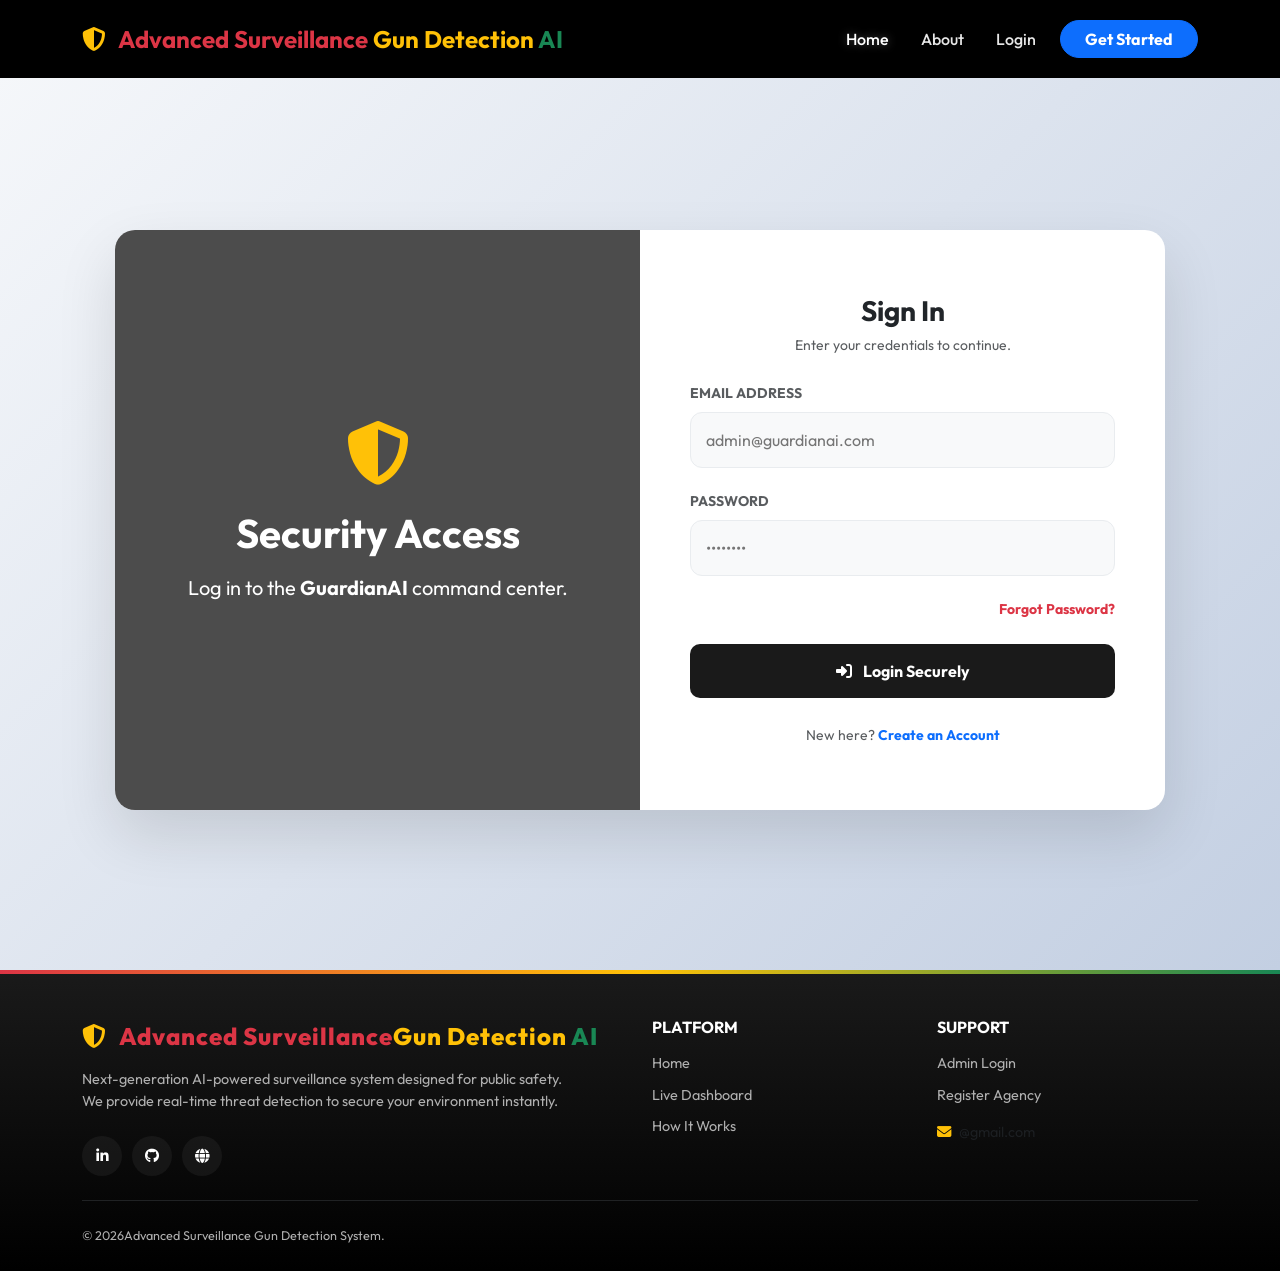
<file: frontend/login.html>
<!DOCTYPE html>
<html lang="en">
<head>
    <meta charset="UTF-8">
    <title>Login | GuardianAI</title>
    <link href="https://cdn.jsdelivr.net/npm/bootstrap@5.3.0/dist/css/bootstrap.min.css" rel="stylesheet">
    <link href="https://cdnjs.cloudflare.com/ajax/libs/font-awesome/6.4.0/css/all.min.css" rel="stylesheet">
    <link rel="stylesheet" href="css/style.css">
</head>
<body class="d-flex flex-column min-vh-100" style="padding-top: 70px;">

    <div id="navbar-container" style="position: relative; z-index: 2000 !important;"></div>

    <div class="auth-container">
        <div class="auth-card">
            <div class="auth-image" style="background-image: url('https://wallup.net/wp-content/uploads/2018/10/05/908908-gun-weapon-guns-weapons-rifle-military-machine-assault-police-swat.jpg');">
                <div class="auth-text">
                    <i class="fa-solid fa-shield-halved mb-4 text-warning" style="font-size: 4rem;"></i>
                    <h2 class="fw-bold display-6">Security Access</h2>
                    <p class="mt-3 fs-5">Log in to the <strong>GuardianAI</strong> command center.</p>
                </div>
            </div>

            <div class="auth-form">
                <div id="loginFormSection">
                    <div class="text-center mb-4">
                        <h3 class="fw-bold mb-2">Sign In</h3>
                        <p class="text-muted small">Enter your credentials to continue.</p>
                    </div>

                    <form id="loginForm" onsubmit="return false;">
                        <label class="form-label text-muted small fw-bold text-uppercase">Email Address</label>
                        <input type="email" id="emailInput" class="input-field" placeholder="admin@guardianai.com" required>

                        <label class="form-label text-muted small fw-bold text-uppercase">Password</label>
                        <input type="password" id="passInput" class="input-field" placeholder="••••••••" required>

                        <div class="text-end mb-4">
                            <a href="javascript:void(0)" onclick="toggleForgot(true)" class="small text-danger text-decoration-none fw-bold">Forgot Password?</a>
                        </div>

                        <button type="submit" id="loginBtn" class="btn-auth">
                            <i class="fa-solid fa-right-to-bracket me-2"></i> Login Securely
                        </button>
                    </form>
                </div>

                <div id="forgotFormSection" class="d-none">
                    <div class="text-center mb-4">
                        <h3 class="fw-bold mb-2">Reset Password</h3>
                        <p class="text-muted small">Verify your email to create a new password.</p>
                    </div>

                    <form id="forgotRequestForm" onsubmit="return false;">
                        <label class="form-label text-muted small fw-bold text-uppercase">Registered Email</label>
                        <input type="email" id="forgotEmail" class="input-field" placeholder="your@email.com" required>
                        <button type="submit" id="forgotSendBtn" class="btn-auth mb-3">Send Reset OTP</button>
                    </form>

                    <form id="forgotResetForm" class="d-none" onsubmit="return false;">
                        <input type="text" id="forgotOTP" class="input-field text-center fs-4 fw-bold" placeholder="OTP Code" maxlength="6">
                        <input type="password" id="newPass" class="input-field" placeholder="New Password" required minlength="6">
                        <button type="submit" id="resetBtn" class="btn-auth bg-success">Update Password</button>
                    </form>

                    <div class="text-center mt-3">
                        <a href="javascript:void(0)" onclick="toggleForgot(false)" class="small text-muted text-decoration-none fw-bold"><i class="fas fa-arrow-left me-1"></i> Back to Login</a>
                    </div>
                </div>

                <div class="text-center mt-4">
                    <small class="text-muted">New here? <a href="register.html" class="fw-bold text-primary text-decoration-none">Create an Account</a></small>
                </div>
            </div>
        </div>
    </div>

    <div id="footer-container"></div>
    <script src="https://cdn.jsdelivr.net/npm/bootstrap@5.3.0/dist/js/bootstrap.bundle.min.js"></script>
    <script src="js/script.js"></script>
    <script>
        function toggleForgot(show) {
            document.getElementById('loginFormSection').classList.toggle('d-none', show);
            document.getElementById('forgotFormSection').classList.toggle('d-none', !show);
        }
    </script>
</body>
</html>
</file>
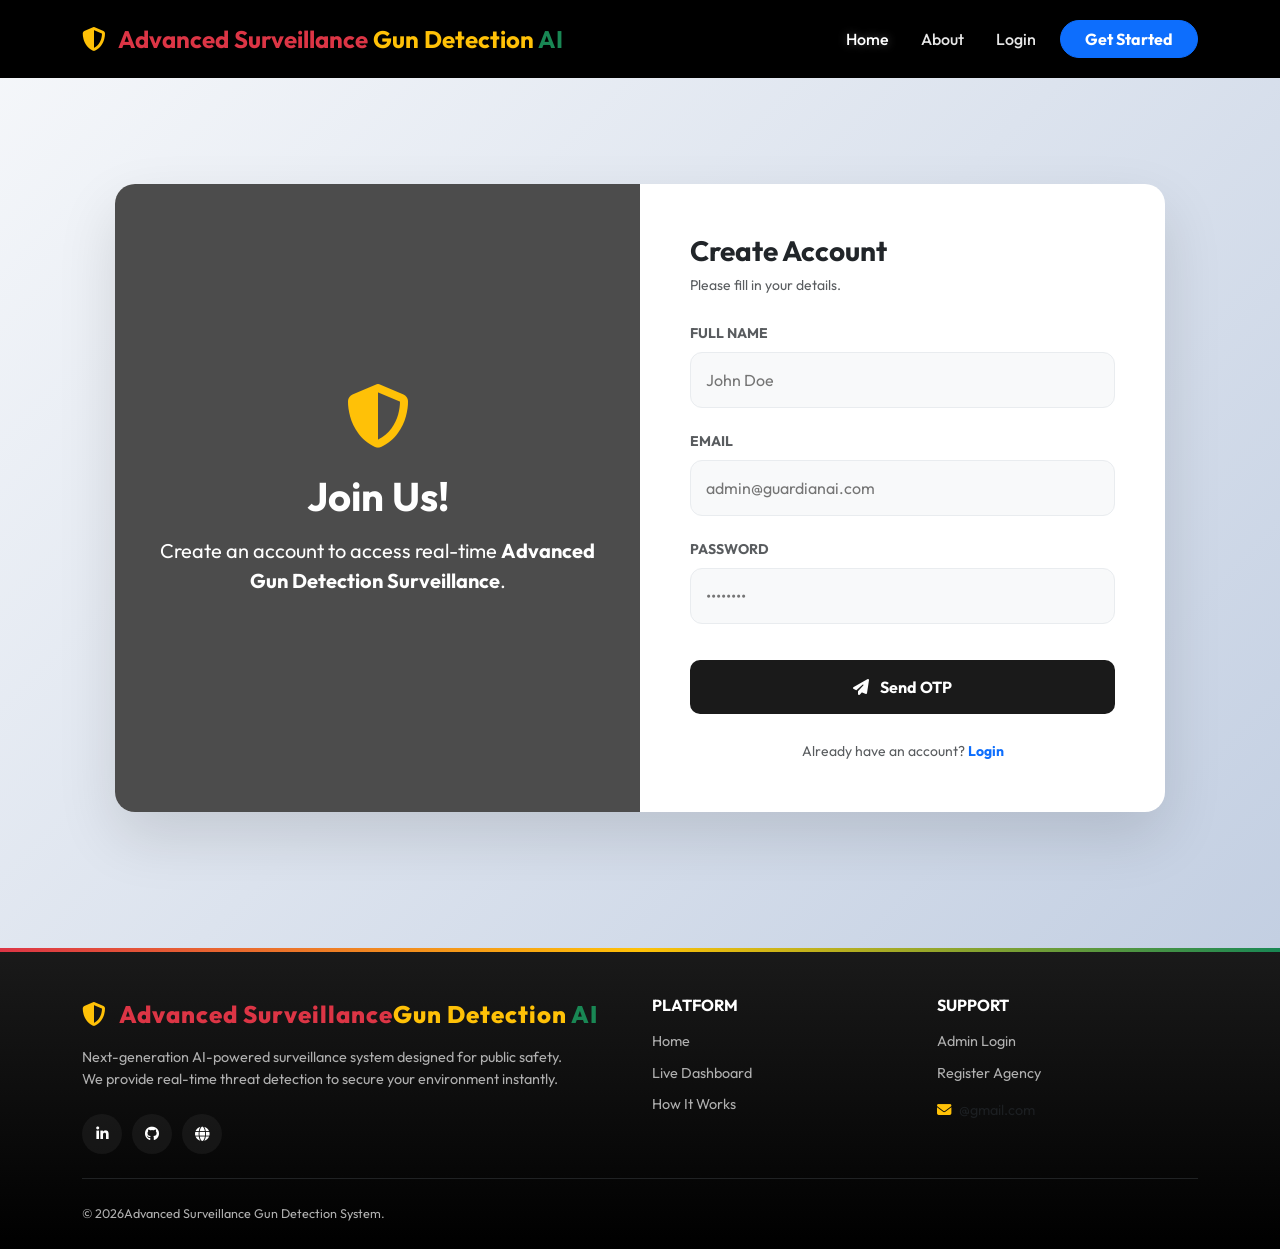
<file: frontend/register.html>
<!DOCTYPE html>
<html lang="en">
<head>
    <meta charset="UTF-8">
    <title>Register | GuardianAI</title>
    <link href="https://cdn.jsdelivr.net/npm/bootstrap@5.3.0/dist/css/bootstrap.min.css" rel="stylesheet">
    <link href="https://cdnjs.cloudflare.com/ajax/libs/font-awesome/6.4.0/css/all.min.css" rel="stylesheet">
    <link rel="stylesheet" href="css/style.css">
</head>
<body class="d-flex flex-column min-vh-100">

    <div id="navbar-container"></div>

    <div class="auth-container mt-5">
        <div class="auth-card">
            <div class="auth-image" style="background-image: url('https://img.lovepik.com/photo/45009/7677.jpg_wh860.jpg');">
                <div class="auth-text">
                    <i class="fa-solid fa-shield-halved mb-4 text-warning" style="font-size: 4rem;"></i>
                    <h2 class="fw-bold display-6">Join Us!</h2>
                    <p class="mt-3 fs-5">Create an account to access real-time <strong>Advanced Gun Detection Surveillance</strong>.</p>
                </div>
            </div>
            <div class="auth-form">
                <form id="regForm" onsubmit="return false;">
                    <h3 class="fw-bold mb-2">Create Account</h3>
                    <p class="text-muted mb-4 small">Please fill in your details.</p>

                    <label class="form-label text-muted small fw-bold text-uppercase">Full Name</label>
                    <input type="text" id="regName" class="input-field" placeholder="John Doe" required>

                    <label class="form-label text-muted small fw-bold text-uppercase">Email</label>
                    <input type="email" id="regEmail" class="input-field" placeholder="admin@guardianai.com" required>

                    <label class="form-label text-muted small fw-bold text-uppercase">Password</label>
                    <input type="password" id="regPass" class="input-field" placeholder="••••••••" required minlength="6">

                    <button type="submit" class="btn-auth mt-3" id="sendBtn">
                        <i class="fa-solid fa-paper-plane me-2"></i> Send OTP
                    </button>
                </form>

                <form id="otpSection" style="display: none; text-align: center;" onsubmit="return false;">
                    <i class="fas fa-envelope-open-text fa-3x text-primary mb-3"></i>
                    <h3 class="fw-bold mb-2">Verify Email</h3>
                    <p class="text-muted mb-4 small">Enter the 6-digit code sent to your email.</p>

                    <input type="text" id="otpInput" class="input-field text-center fs-4 fw-bold mx-auto"
                        placeholder="••••••" maxlength="6" style="letter-spacing: 10px; max-width: 250px;" required>

                    <button type="submit" class="btn-auth bg-success" id="verifyBtn">
                        <i class="fa-solid fa-check-circle me-2"></i> Verify & Register
                    </button>
                </form>

                <div class="text-center mt-4">
                    <small class="text-muted">Already have an account? <a href="login.html" class="fw-bold text-primary text-decoration-none">Login</a></small>
                </div>
            </div>
        </div>
    </div>

    <div id="footer-container"></div>
    <script src="https://cdn.jsdelivr.net/npm/bootstrap@5.3.0/dist/js/bootstrap.bundle.min.js"></script>
    <script src="js/script.js"></script>
</body>
</html>
</file>
<file: frontend/css/style.css>
/* =========================================
   MASTER THEME: GUARDIAN AI SURVEILLANCE
   COVERS: HOME, ABOUT, LOGIN, REGISTER, DASHBOARD
   ========================================= */
@import url('https://fonts.googleapis.com/css2?family=Outfit:wght@300;400;600;700;800&family=JetBrains+Mono:wght@400;700&display=swap');

:root {
    --primary: #0d6efd;
    --dark: #1a1a1a;
    --warning: #ffc107;
    --light: #f8f9fa;
    --success: #198754;
    --danger: #dc3545;
    --transition: all 0.4s cubic-bezier(0.2, 0.8, 0.2, 1);
}

/* 1. UNIVERSAL RESET */
* { margin: 0; padding: 0; box-sizing: border-box; }

html, body {
    font-family: 'Outfit', sans-serif;
    overflow-x: hidden;
    background-color: #ffffff;
    scroll-behavior: smooth;
    margin: 0 !important;
}

/* 2. NAVIGATION & TOP BAR */
.announcement-bar {
    background: var(--dark);
    color: white;
    font-size: 0.85rem;
    padding: 10px 0;
    text-align: center;
    position: relative;
    z-index: 1060;
}

.announcement-btn {
    background: var(--warning);
    color: #000;
    border-radius: 20px;
    padding: 2px 12px;
    font-size: 0.75rem;
    font-weight: bold;
    text-decoration: none;
    margin-left: 10px;
    transition: var(--transition);
}

.navbar { 
    margin-top: 0 !important; 
    top: 0 !important; 
    transition: var(--transition);
    backdrop-filter: blur(10px);
    -webkit-backdrop-filter: blur(10px);
}

.navbar.scrolled {
    background: #000 !important;
    box-shadow: 0 5px 20px rgba(0,0,0,0.3);
}

/* 3. HERO & CAROUSEL UI (Home) */
.carousel-item { height: 100vh; min-height: 600px; background-size: cover; background-position: center; }
.hero-overlay {
    position: absolute; inset: 0;
    background: linear-gradient(to right, rgba(0,0,0,0.85), rgba(0,0,0,0.4));
}
.hero-content { position: relative; z-index: 2; text-shadow: 0 4px 15px rgba(0,0,0,0.5); }
.btn-hero { padding: 14px 38px; font-weight: 700; border-radius: 50px; transition: var(--transition); border: none; }
.btn-hero:hover { transform: translateY(-5px); box-shadow: 0 10px 20px rgba(13, 110, 253, 0.3); }

/* 4. ABOUT PAGE HEADER */
.about-header {
    background: linear-gradient(135deg, #1a1a1a 0%, #2c3e50 100%);
    min-height: 450px;
    padding-top: 140px !important;
    display: flex;
    align-items: center;
    position: relative;
    overflow: hidden;
}

.about-header::before {
    content: ""; position: absolute; inset: 0;
    background: url('https://images.unsplash.com/photo-1451187580459-43490279c0fa?q=80&w=2072') center/cover;
    opacity: 0.12; 
}

/* 5. AUTHENTICATION CARDS (Login & Register) */
.auth-container {
    min-height: 100vh;
    background: linear-gradient(135deg, #f5f7fa 0%, #c3cfe2 100%);
    display: flex; align-items: center; justify-content: center;
    padding: 60px 20px;
}
.auth-card {
    background: white; border-radius: 20px;
    box-shadow: 0 25px 60px rgba(0,0,0,0.12);
    overflow: hidden; display: flex;
    max-width: 1050px; width: 100%; min-height: 580px;
}
.auth-image {
    width: 50%; position: relative; display: flex;
    align-items: center; justify-content: center;
    color: white; text-align: center; padding: 40px;
    background-size: cover; background-position: center;
}
.auth-image::before { content: ""; position: absolute; inset: 0; background: rgba(0, 0, 0, 0.7); }
.auth-text { position: relative; z-index: 2; }
.auth-form { width: 50%; padding: 50px; display: flex; flex-direction: column; justify-content: center; }

.input-field {
    background: #f8f9fa; border: 1px solid #e9ecef;
    border-radius: 12px; padding: 15px; width: 100%;
    margin-bottom: 20px; transition: 0.3s;
}
.input-field:focus {
    background: #fff; border-color: var(--warning);
    outline: none; box-shadow: 0 0 0 4px rgba(255, 193, 7, 0.1);
}

.btn-auth {
    background: var(--dark); color: white; border: none;
    padding: 15px; border-radius: 10px; font-weight: bold;
    width: 100%; transition: var(--transition);
    cursor: pointer;
}
.btn-auth:hover { background: #000; transform: translateY(-2px); box-shadow: 0 10px 20px rgba(0,0,0,0.2); }

/* 6. DASHBOARD & HUD ELEMENTS */
.hud-card { border-radius: 15px; border: none; box-shadow: 0 10px 30px rgba(0,0,0,0.05); border-left: 5px solid; }
.hud-value { font-family: 'JetBrains Mono', monospace; font-size: 2.3rem; font-weight: 700; color: #1a1a1a; }

.feed-container {
    background: #000; border-radius: 18px;
    height: 420px; display: flex; align-items: center; justify-content: center;
    color: #fff; overflow: hidden; position: relative; border: 4px solid #1a1a1a;
}

.upload-zone {
    border: 2px dashed #bbb; border-radius: 18px;
    padding: 45px; text-align: center; cursor: pointer; transition: var(--transition);
}
.upload-zone:hover { border-color: var(--primary); background: #f4f9ff; }

/* 7. TRAFFIC LIGHT HIGHLIGHTS (Borders) */
.border-left-red { border-left: 6px solid var(--danger) !important; }
.border-left-green { border-left: 6px solid var(--success) !important; }
.border-left-orange { border-left: 6px solid var(--warning) !important; }

/* 8. COMMON COMPONENTS (Features, Steps, Images) */
.feature-box {
    padding: 40px; border-radius: 20px; background: #fff;
    border: 1px solid #f1f1f1; transition: var(--transition); height: 100%;
}
.feature-box:hover { transform: translateY(-12px); border-color: var(--primary); box-shadow: 0 20px 40px rgba(0,0,0,0.06); }

.preview-img {
    border-radius: 18px; box-shadow: 0 20px 50px rgba(0,0,0,0.15);
    border: 8px solid #fff; transition: var(--transition);
}

.step-card {
    background: var(--light); padding: 35px; border-radius: 20px;
    transition: var(--transition);
}
.step-circle {
    width: 60px; height: 60px; border-radius: 50%;
    display: flex; align-items: center; justify-content: center;
    font-weight: 800; font-size: 1.2rem; margin-bottom: 20px; color: #fff;
}

/* 9. SCROLL ANIMATIONS */
.animate-on-scroll { opacity: 0; transform: translateY(45px); transition: var(--transition); }
.animate-on-scroll.is-visible { opacity: 1; transform: translateY(0); }
.delay-1 { transition-delay: 0.25s; }
.delay-2 { transition-delay: 0.45s; }

/* 10. RESPONSIVENESS */
@media (max-width: 991px) {
    .auth-card { flex-direction: column; max-width: 550px; }
    .auth-image { display: none; }
    .auth-form { width: 100%; padding: 40px; }
    .about-header { padding-top: 100px !important; min-height: 350px; }
    .feed-container { height: 300px; }
}
</file>
